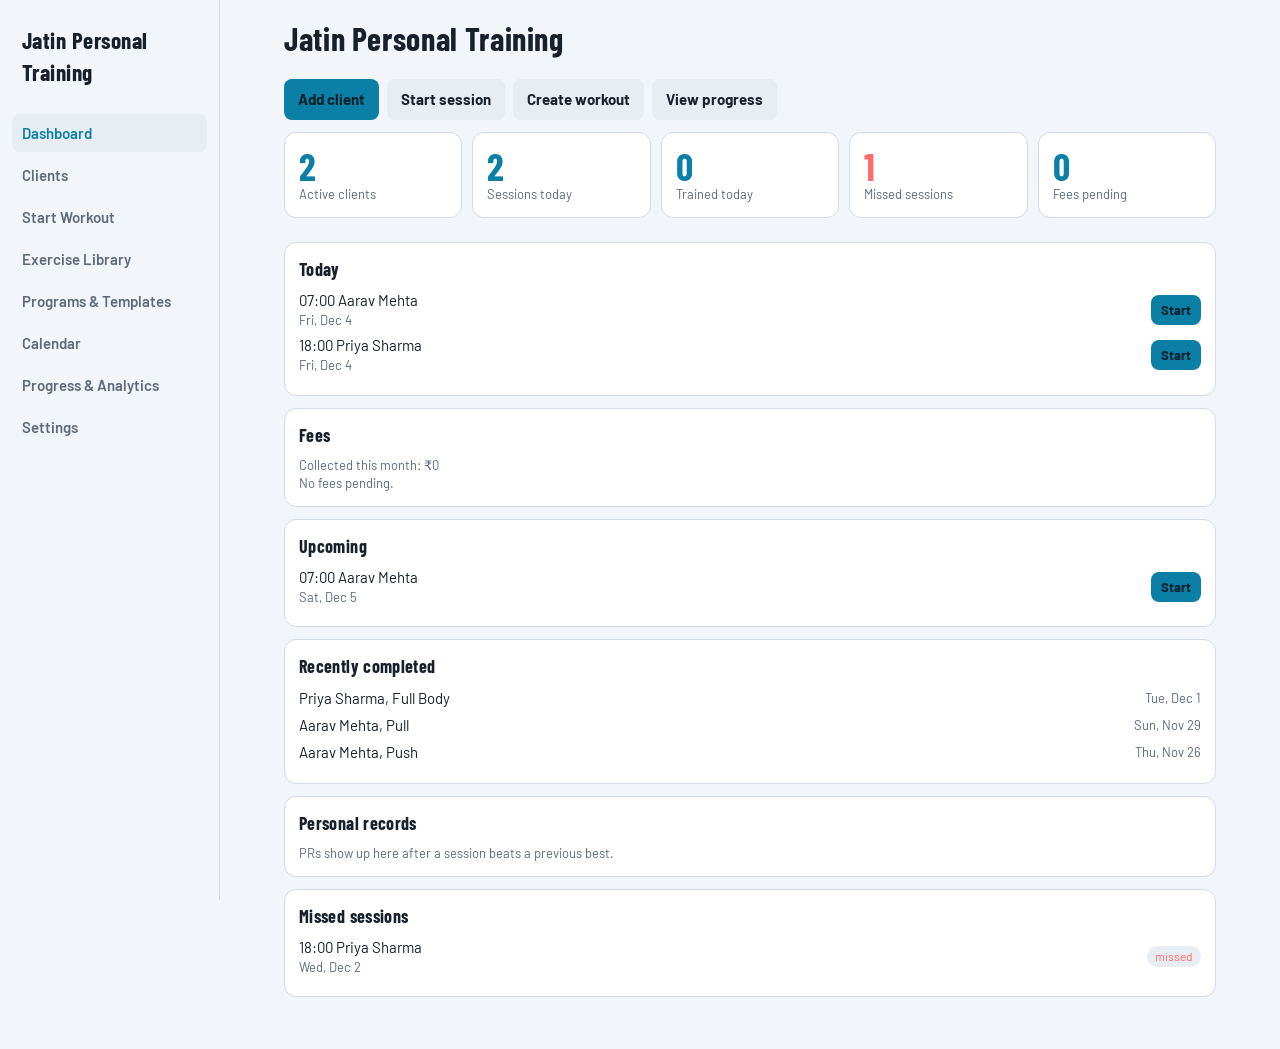
<file: coach-tracker/index.html>
<!DOCTYPE html><html lang="en"><head><meta charset="utf-8"><title>Jatin Personal Training</title>
<meta name="viewport" content="width=device-width, initial-scale=1, viewport-fit=cover">
<link href="https://fonts.googleapis.com/css2?family=Barlow+Condensed:wght@600;700&family=Barlow:wght@400;500;600&display=swap" rel="stylesheet">
<style>
:root{--bg:#10151c;--p:#1a212c;--p2:#243040;--tx:#e8edf3;--mu:#8b97a8;--ac:#4cc9f0;--ok:#7bd88f;--wa:#ffb347;--er:#ff6b6b;--ln:#2d384a;color-scheme:dark;box-sizing:border-box;padding-top:env(safe-area-inset-top,0px)}
@media(prefers-color-scheme:light){:root:not([data-theme="dark"]){--bg:#f2f5f9;--p:#fff;--p2:#e8edf4;--tx:#18202b;--mu:#5d6a7c;--ac:#0b7fa6;--ok:#1f8f43;--ln:#d3dbe6;color-scheme:light}}
:root[data-theme="light"]{--bg:#f2f5f9;--p:#fff;--p2:#e8edf4;--tx:#18202b;--mu:#5d6a7c;--ac:#0b7fa6;--ok:#1f8f43;--ln:#d3dbe6;color-scheme:light}
*{box-sizing:border-box}body{margin:0;background:var(--bg);color:var(--tx);font:15px/1.4 Barlow,system-ui,sans-serif;padding-bottom:env(safe-area-inset-bottom,0px)}
h1,h2,h3{font-family:'Barlow Condensed',Impact,sans-serif;margin:0 0 8px;letter-spacing:.02em}h1{font-size:32px}h2{font-size:23px}h3{font-size:18px}
#app{display:flex;min-height:100vh}main{flex:1;padding:16px 14px 150px;max-width:960px;margin:auto;width:100%;min-width:0}
#sb{display:none;flex-direction:column;gap:4px;width:220px;padding:18px 12px;border-right:1px solid var(--ln);position:sticky;top:0;height:100vh}
#bn{position:fixed;bottom:0;left:0;right:0;display:flex;background:var(--p);border-top:1px solid var(--ln);padding-bottom:env(safe-area-inset-bottom,0px);z-index:20}
#bn button{flex:1;padding:14px 2px;background:none;border:0;color:var(--mu);font:600 13px Barlow,sans-serif}#bn .on,#sb .on{color:var(--ac)}
#sb button{text-align:left;background:none;border:0;color:var(--mu);padding:10px;border-radius:8px;font:600 15px Barlow,sans-serif;cursor:pointer}#sb .on{background:var(--p2)}
@media(min-width:900px){#sb{display:flex}#bn{display:none}main{padding-bottom:40px}#rb{bottom:12px!important}}
.c{background:var(--p);border:1px solid var(--ln);border-radius:12px;padding:14px;margin-bottom:12px}.row{display:flex;gap:8px;align-items:center;flex-wrap:wrap}.sp{justify-content:space-between}.mu{color:var(--mu);font-size:13px}
.grid{display:grid;gap:10px;grid-template-columns:repeat(auto-fit,minmax(140px,1fr))}.big{font:700 38px 'Barlow Condensed',sans-serif;color:var(--ac);line-height:1}
button{font:inherit}.b{background:var(--ac);color:#04212b;border:0;border-radius:8px;padding:10px 14px;font-weight:700;cursor:pointer}.g{background:var(--p2);color:var(--tx)}.x{background:none;color:var(--er)}.s{padding:6px 10px;font-size:13px}
input,select,textarea{background:var(--p2);color:var(--tx);border:1px solid var(--ln);border-radius:8px;padding:9px;font:inherit;width:100%}label{display:block;margin:8px 0 2px;font-size:13px;color:var(--mu)}
.tag{font-size:12px;padding:2px 8px;border-radius:20px;background:var(--p2);color:var(--mu)}.active,.completed{color:var(--ok)}.paused,.scheduled{color:var(--wa)}.missed,.cancelled,.inactive{color:var(--er)}
.sr{display:grid;grid-template-columns:22px 54px 1fr 64px 54px 42px;gap:6px;align-items:center;margin:6px 0}.sr input,.sr select{padding:8px 4px;text-align:center}
.ck{height:38px;border-radius:8px;border:1px solid var(--ln);background:var(--p2);color:var(--mu);font-size:18px;cursor:pointer}.dn input{border-color:var(--ok)}.dn .ck{background:var(--ok);color:#0b2a12;border-color:var(--ok)}
#md{position:fixed;inset:0;background:#000a;display:none;align-items:flex-end;justify-content:center;z-index:50}#md.on{display:flex}.mb{background:var(--p);width:100%;max-width:560px;max-height:90vh;overflow:auto;border-radius:16px 16px 0 0;padding:16px;padding-bottom:calc(16px + env(safe-area-inset-bottom,0px))}
@media(min-width:700px){#md{align-items:center}.mb{border-radius:16px}}
#rb{position:fixed;left:10px;right:10px;bottom:calc(64px + env(safe-area-inset-bottom,0px));background:var(--ac);color:#04212b;border-radius:12px;padding:10px 14px;display:none;align-items:center;justify-content:space-between;z-index:30;font-weight:700}
#ts{position:fixed;top:calc(12px + env(safe-area-inset-top,0px));left:50%;transform:translateX(-50%);background:var(--tx);color:var(--bg);padding:8px 14px;border-radius:20px;display:none;z-index:60}
.ew{overflow-x:auto}table{border-collapse:collapse;width:100%;font-size:13px}td,th{padding:5px 8px;border-bottom:1px solid var(--ln);text-align:left}.empty{padding:24px;text-align:center;color:var(--mu)}
</style></head><body><div id="app"><nav id="sb"></nav><main id="mn"></main></div><nav id="bn"></nav><div id="rb"><span id="rt"></span><span class="row"><button class="b g s" data-a="r15">+15s</button><button class="b g s" data-a="rskip">Skip</button></span></div><div id="md"><div class="mb" id="mbd"></div></div><div id="ts"></div>
<script>
const K='jpt_v1',$=s=>document.querySelector(s),uid=()=>Math.random().toString(36).slice(2,10),esc=s=>String(s??'').replace(/[&<>"']/g,c=>({'&':'&amp;','<':'&lt;','>':'&gt;','"':'&quot;',"'":'&#39;'}[c]));
const fmt=d=>d.getFullYear()+'-'+String(d.getMonth()+1).padStart(2,'0')+'-'+String(d.getDate()).padStart(2,'0'),td=()=>fmt(new Date()),ago=n=>{const d=new Date();d.setDate(d.getDate()-n);return fmt(d)};
const MUS=['Chest','Back','Shoulders','Biceps','Triceps','Forearms','Quadriceps','Hamstrings','Glutes','Calves','Core','Full Body','Mobility','Warm-up','Cardio'],GOALS=['Fat loss','Muscle gain','Strength','General fitness','Rehabilitation'];
const NAV=[['dash','Dashboard'],['clients','Clients'],['wk','Start Workout'],['lib','Exercise Library'],['prog','Programs & Templates'],['cal','Calendar'],['pg','Progress & Analytics'],['set','Settings']],BN=[['dash','Home'],['clients','Clients'],['wk','Workout'],['lib','Library'],['more','More']];
const EX="Barbell Bench Press|Chest|Barbell;Incline Dumbbell Press|Chest|Dumbbell;Cable Fly|Chest|Cable;Push-Up|Chest|Bodyweight;Pull-Up|Back|Bodyweight;Lat Pulldown|Back|Machine;Seated Cable Row|Back|Cable;Barbell Row|Back|Barbell;Deadlift|Back|Barbell;Overhead Press|Shoulders|Barbell;Dumbbell Shoulder Press|Shoulders|Dumbbell;Lateral Raise|Shoulders|Dumbbell;Face Pull|Shoulders|Cable;Rear Delt Fly|Shoulders|Dumbbell;Barbell Curl|Biceps|Barbell;Dumbbell Curl|Biceps|Dumbbell;Hammer Curl|Biceps|Dumbbell;Triceps Pushdown|Triceps|Cable;Overhead Triceps Extension|Triceps|Dumbbell;Skull Crusher|Triceps|Barbell;Dips|Triceps|Bodyweight;Wrist Curl|Forearms|Dumbbell;Farmer's Carry|Forearms|Dumbbell;Back Squat|Quadriceps|Barbell;Leg Press|Quadriceps|Machine;Leg Extension|Quadriceps|Machine;Walking Lunge|Quadriceps|Dumbbell;Romanian Deadlift|Hamstrings|Barbell;Leg Curl|Hamstrings|Machine;Hip Thrust|Glutes|Barbell;Glute Bridge|Glutes|Bodyweight;Standing Calf Raise|Calves|Machine;Seated Calf Raise|Calves|Machine;Plank|Core|Bodyweight;Hanging Leg Raise|Core|Bodyweight;Cable Crunch|Core|Cable;Burpee|Full Body|Bodyweight;Kettlebell Swing|Full Body|Kettlebell;Hip Flexor Stretch|Mobility|Bodyweight;Cat-Cow|Mobility|Bodyweight;Band Pull-Apart|Warm-up|Band;Banded Glute Walk|Warm-up|Band;Treadmill Run|Cardio|Machine;Rowing Machine|Cardio|Machine;Assault Bike|Cardio|Machine";
let S,view='dash',arg=null,ui={};
function seed(){
 const ex=EX.split(';').map((s,i)=>{const[a,b,c]=s.split('|');return{id:'e'+i,name:a,muscle:b,equip:c,cat:b==='Cardio'?'Cardio':'Strength',diff:'Intermediate',alt:'',sec:'',ins:'',tips:'',mist:'',subs:'',vid:'',arch:0}});
 const id=n=>ex.find(e=>e.name===n).id,pd=(n,l)=>({name:n,ex:l.map(x=>({id:id(x),sets:3,reps:'8-12',w:0,rest:90,rpe:'',note:'',typ:'',wu:0}))});
 const ppl=()=>[pd('Push',['Barbell Bench Press','Incline Dumbbell Press','Overhead Press','Lateral Raise','Triceps Pushdown']),pd('Pull',['Pull-Up','Seated Cable Row','Lat Pulldown','Face Pull','Dumbbell Curl']),pd('Legs',['Back Squat','Leg Press','Leg Curl','Standing Calf Raise','Plank'])];
 const fb=()=>[pd('Full Body',['Back Squat','Barbell Bench Press','Seated Cable Row','Overhead Press','Plank'])];
 const mp=(i,n,sp,c,d)=>({id:i,name:n,split:sp,clientId:c,days:d,start:'',end:''});
 const progs=[mp('p1','Push Pull Legs','Push / Pull / Legs',null,ppl()),mp('p2','Full Body 3-Day','Full Body',null,fb()),mp('p3','Push Pull Legs','Push / Pull / Legs','c1',ppl()),mp('p4','Full Body 3-Day','Full Body','c2',fb())];
 const cl=(i,n,a,g,e,f,h,w,inj,st,p)=>({id:i,name:n,age:a,contact:'',goal:g,exp:e,freq:f,height:h,weight:w,injuries:inj,status:st,progId:p,notes:[]});
 const sn=(c,a,pn,dn,l)=>({id:uid(),clientId:c,date:ago(a),progName:pn,dayName:dn,dur:3300,prs:[],ex:l.map(([n,w,r])=>({id:id(n),sets:[0,1,2].map(()=>({t:'working',w,r,done:true}))}))});
 const ap=(c,d,t,s)=>({id:uid(),clientId:c,date:d,time:t,status:s,note:''}),ms=(c,a,w,wa)=>({id:uid(),clientId:c,date:ago(a),weight:w,waist:wa,chest:'',hip:'',arm:'',thigh:'',bf:''});
 return{set:{brand:'Jatin Personal Training',rest:90,theme:'auto',cur:'₹'},pay:[],ex,progs,draft:null,
 clients:[cl('c1','Aarav Mehta',28,'Muscle gain','Intermediate',4,178,73.5,'Mild left shoulder impingement: avoid behind-neck presses','active','p3'),cl('c2','Priya Sharma',34,'Fat loss','Beginner',3,162,68,'','active','p4'),cl('c3','Rohan Verma',41,'General fitness','Beginner',2,172,82,'Lower back tightness','paused',null)],
 sessions:[sn('c1',8,'Push Pull Legs','Push',[['Barbell Bench Press',40,10],['Incline Dumbbell Press',22,10],['Overhead Press',30,8],['Lateral Raise',8,12],['Triceps Pushdown',25,12]]),sn('c1',5,'Push Pull Legs','Pull',[['Pull-Up',0,6],['Seated Cable Row',45,10],['Lat Pulldown',50,10],['Face Pull',20,12],['Dumbbell Curl',12,10]]),sn('c2',3,'Full Body 3-Day','Full Body',[['Back Squat',30,10],['Barbell Bench Press',20,10],['Seated Cable Row',30,10],['Overhead Press',15,8],['Plank',0,40]])],
 appts:[ap('c1',td(),'07:00','scheduled'),ap('c2',td(),'18:00','scheduled'),ap('c1',ago(-1),'07:00','scheduled'),ap('c2',ago(2),'18:00','missed')],
 measures:[ms('c1',28,72,84),ms('c1',14,72.8,84.5),ms('c1',0,73.5,85),ms('c2',28,71,86),ms('c2',0,68,82)]}}
function load(){try{S=JSON.parse(localStorage.getItem(K))}catch(e){}if(!S)S=seed();S.pay=S.pay||[];S.set.cur=S.set.cur||'₹';S.appts.forEach(a=>{if(a.status==='scheduled'&&a.date<td())a.status='missed'});theme()}
function save(){try{localStorage.setItem(K,JSON.stringify(S))}catch(e){toast('Could not save. Browser storage is blocked or full.')}}
function theme(){const t=S.set.theme;t==='auto'?document.documentElement.removeAttribute('data-theme'):document.documentElement.dataset.theme=t}
const C=i=>S.clients.find(c=>c.id===i),EXO=i=>S.ex.find(e=>e.id===i)||{name:'Removed exercise',muscle:''},cn=i=>C(i)?.name||'Removed client',PG=i=>S.progs.find(p=>p.id===i),pr=c=>PG(c.progId);
const cur=()=>S.set.cur||'₹',money=n=>cur()+Math.round(+n||0).toLocaleString(),FT=['Monthly','Per session','Package'];
function feeStat(c){const f=c.fee;if(!f||!+f.amt)return{l:'No fee set',k:'',n:'',owe:0};const P=S.pay.filter(p=>p.clientId===c.id),tot=P.reduce((t,p)=>t+ +p.amount,0),ns=S.sessions.filter(s=>s.clientId===c.id).length,amt=+f.amt;
 if(f.type==='Monthly'){const paid=P.filter(p=>p.forMonth===td().slice(0,7)).reduce((t,p)=>t+ +p.amount,0),late=+td().slice(8)>(+f.due||1);return paid>=amt?{l:'Paid',k:'active',n:'this month paid',owe:0}:{l:late?'Overdue':'Due',k:late?'missed':'paused',n:'due on day '+(f.due||1),owe:amt-paid}}
 if(f.type==='Per session'){const owe=ns*amt-tot;return owe>0?{l:'Due',k:'paused',n:ns+' sessions logged',owe}:{l:'Paid',k:'active',n:'up to date',owe:0}}
 const rem=Math.floor(tot/amt)*(+f.size||12)-ns;return rem>0?{l:'Paid',k:'active',n:rem+' sessions left',owe:0}:{l:'Due',k:'paused',n:'package finished',owe:amt}}
const dueList=()=>S.clients.filter(c=>c.status!=='inactive').map(c=>({c,s:feeStat(c)})).filter(x=>x.s.l==='Due'||x.s.l==='Overdue');
const empty=t=>`<div class="empty">${t}</div>`,toast=m=>{const t=$('#ts');t.textContent=m;t.style.display='block';clearTimeout(ui.tt);ui.tt=setTimeout(()=>t.style.display='none',2500)};
const mm=n=>Math.floor(n/60)+':'+String(Math.floor(n%60)).padStart(2,'0'),dt=s=>new Date(s+'T00:00').toLocaleDateString(undefined,{weekday:'short',day:'numeric',month:'short'});
const e1=(w,r)=>Math.round(w*(1+r/30)),done=s=>s.ex.flatMap(x=>x.sets.filter(q=>q.done!==false));
const vol=s=>done(s).filter(q=>q.t!=='warmup').reduce((a,q)=>a+(q.w||0)*(q.r||0),0);
function go(v,a){view=v;arg=a??null;ui.q='';render();scrollTo(0,0)}
function modal(h){$('#mbd').innerHTML=h;$('#md').classList.add('on')}function closeM(){$('#md').classList.remove('on')}
function render(){const on=({pe:'prog',cl:'clients'})[view]||view;$('#sb').innerHTML=`<h2 style="padding:6px 10px 14px">${esc(S.set.brand)}</h2>`+NAV.map(n=>`<button class="${n[0]===on?'on':''}" data-a="go" data-v="${n[0]}">${n[1]}</button>`).join('');
 $('#bn').innerHTML=BN.map(n=>`<button class="${n[0]===on?'on':''}" data-a="go" data-v="${n[0]}">${n[1]}</button>`).join('');$('#mn').innerHTML=V[view]();tick()}
const hdr=(t,r='')=>`<div class="row sp" style="margin-bottom:10px"><h1>${t}</h1><div class="row">${r}</div></div>`;
const V={
more:()=>hdr('More')+NAV.slice(4).map(n=>`<div class="c" data-a="go" data-v="${n[0]}" style="cursor:pointer"><b>${n[1]}</b></div>`).join(''),
dash(){const t=td(),A=S.appts,sch=A.filter(a=>a.date===t&&a.status==='scheduled'),tr=[...new Set(S.sessions.filter(s=>s.date===t).map(s=>cn(s.clientId)))],up=A.filter(a=>a.date>t&&a.status==='scheduled').sort((a,b)=>(a.date+a.time).localeCompare(b.date+b.time)).slice(0,4),ms=A.filter(a=>a.status==='missed').slice(-3),rc=S.sessions.slice(-4).reverse(),prs=S.sessions.slice(-8).flatMap(s=>s.prs.map(p=>cn(s.clientId)+': '+p)).slice(-4);
 const ap=a=>`<div class="row sp" style="margin:6px 0"><span>${a.time} ${esc(cn(a.clientId))}<div class="mu">${dt(a.date)}</div></span>${a.status==='scheduled'?`<button class="b s" data-a="fromAppt" data-i="${a.id}">Start</button>`:`<span class="tag ${a.status}">${a.status}</span>`}</div>`;
 return hdr(esc(S.set.brand))+(S.draft?`<div class="c row sp"><span>Workout in progress for ${esc(cn(S.draft.clientId))}</span><button class="b s" data-a="go" data-v="wk">Resume</button></div>`:'')+
 `<div class="row" style="margin-bottom:12px"><button class="b" data-a="newcl">Add client</button><button class="b g" data-a="go" data-v="wk">Start session</button><button class="b g" data-a="go" data-v="prog">Create workout</button><button class="b g" data-a="go" data-v="pg">View progress</button></div>
 <div class="grid" style="margin-bottom:12px"><div class="c"><div class="big">${S.clients.filter(c=>c.status==='active').length}</div><div class="mu">Active clients</div></div><div class="c"><div class="big">${sch.length}</div><div class="mu">Sessions today</div></div><div class="c"><div class="big">${tr.length}</div><div class="mu">Trained today</div></div><div class="c"><div class="big" style="color:var(--er)">${A.filter(a=>a.status==='missed').length}</div><div class="mu">Missed sessions</div></div><div class="c"><div class="big">${dueList().length}</div><div class="mu">Fees pending</div></div></div>
 <div class="c"><h3>Today</h3>${sch.map(ap).join('')||'<div class="mu">Nothing scheduled today.</div>'}</div><div class="c"><h3>Fees</h3><div class="mu">Collected this month: ${money(S.pay.filter(p=>p.date.slice(0,7)===td().slice(0,7)).reduce((t,p)=>t+ +p.amount,0))}</div>${dueList().map(x=>`<div class="row sp" style="margin:6px 0"><span>${esc(x.c.name)}<div class="mu">${x.s.l}, ${money(x.s.owe)}</div></span><button class="b s" data-a="pay" data-i="${x.c.id}">Record payment</button></div>`).join('')||'<div class="mu">No fees pending.</div>'}</div><div class="c"><h3>Upcoming</h3>${up.map(ap).join('')||'<div class="mu">No upcoming sessions. Add one in Calendar.</div>'}</div>
 <div class="c"><h3>Recently completed</h3>${rc.map(s=>`<div class="row sp" data-a="ses" data-i="${s.id}" style="cursor:pointer;margin:6px 0"><span>${esc(cn(s.clientId))}, ${esc(s.dayName)}</span><span class="mu">${dt(s.date)}</span></div>`).join('')||'<div class="mu">No workouts yet.</div>'}</div>
 <div class="c"><h3>Personal records</h3>${prs.map(p=>`<div>${esc(p)}</div>`).join('')||'<div class="mu">PRs show up here after a session beats a previous best.</div>'}</div>
 <div class="c"><h3>Missed sessions</h3>${ms.map(ap).join('')||'<div class="mu">None missed.</div>'}</div>`},
clients(){return hdr('Clients','<button class="b" data-a="newcl">Add client</button>')+`<div class="row" style="margin-bottom:10px"><input data-in="q" placeholder="Search clients" style="flex:2"><select data-in="st" style="flex:1"><option value="">Any status</option><option>active</option><option>paused</option><option>inactive</option></select><select data-in="gl" style="flex:1"><option value="">Any goal</option>${GOALS.map(g=>`<option>${g}</option>`).join('')}</select></div><div id="lst">${clList()}</div>`},
cl(){const c=C(arg),p=pr(c),ss=S.sessions.filter(s=>s.clientId===c.id).reverse(),mine=S.progs.filter(x=>x.clientId===c.id);
 return hdr(esc(c.name),`<button class="b g s" data-a="editcl" data-i="${c.id}">Edit</button><button class="b g s" data-a="go" data-v="clients">Back</button>`)+
 `<div class="c"><span class="tag ${c.status}">${c.status}</span> <span class="mu">${esc(c.goal)}, ${esc(c.exp)}, ${c.freq||'?'} days/week</span><div class="mu">Age ${esc(c.age)||'-'}, ${esc(c.height)||'-'} cm, ${esc(c.weight)||'-'} kg ${esc(c.contact)}</div>${c.injuries?`<div style="color:var(--wa);margin-top:6px">Restrictions: ${esc(c.injuries)}</div>`:''}</div>
 <div class="c"><div class="row sp"><h3>Fees</h3><span class="tag ${feeStat(c).k}">${feeStat(c).l}</span></div><div class="mu">${c.fee&&+c.fee.amt?`${money(c.fee.amt)} ${esc(c.fee.type)}, ${esc(feeStat(c).n)}${feeStat(c).owe?', owes '+money(feeStat(c).owe):''}`:'No fee set. Add one in Edit.'}</div><button class="b s" data-a="pay" data-i="${c.id}" style="margin:8px 0">Record payment</button>${S.pay.filter(p=>p.clientId===c.id).sort((a,b)=>b.date.localeCompare(a.date)).slice(0,6).map(p=>`<div class="row sp mu" style="margin-top:4px"><span>${dt(p.date)}, ${money(p.amount)}, ${esc(p.method)}${p.forMonth?', for '+p.forMonth:''}</span><button class="b x s" data-a="delpay" data-i="${p.id}">Delete</button></div>`).join('')}</div><div class="c"><h3>Program</h3><select data-in="setprog" data-i="${c.id}"><option value="">No program</option>${mine.map(m=>`<option value="${m.id}" ${m.id===c.progId?'selected':''}>${esc(m.name)}</option>`).join('')}</select><div class="mu" style="margin:6px 0">Assign a template from Programs & Templates to add more.</div>${p?p.days.map((d,i)=>`<div class="row sp" style="margin:6px 0"><span>${esc(d.name)} <span class="mu">${d.ex.length} exercises</span></span><button class="b s" data-a="begin" data-c="${c.id}" data-d="${i}">Start</button></div>`).join('')+`<button class="b g s" data-a="editprog" data-i="${p.id}">Edit program</button>`:''}<button class="b g s" data-a="begin" data-c="${c.id}" data-d="-1">Empty workout</button></div>
 <div class="c"><h3>Progress notes</h3><div class="row"><input id="nt" placeholder="Add a note or assessment" style="flex:1"><button class="b s" data-a="addnote" data-i="${c.id}">Save</button></div>${c.notes.slice().reverse().map(n=>`<div style="margin-top:6px"><span class="mu">${n.d}</span> ${esc(n.t)}</div>`).join('')}</div>
 <div class="c"><h3>Workout history</h3>${ss.map(s=>`<div class="row sp" data-a="ses" data-i="${s.id}" style="cursor:pointer;margin:6px 0"><span>${esc(s.dayName)} <span class="mu">${done(s).length} sets, ${Math.round(vol(s))} kg</span></span><span class="mu">${dt(s.date)}</span></div>`).join('')||'<div class="mu">No completed workouts yet.</div>'}</div>
 <button class="b g" data-a="pgc" data-i="${c.id}">Open progress</button>`},
wk(){if(S.draft)return wkActive();const act=S.clients.filter(c=>c.status==='active');ui.wc=ui.wc||act[0]?.id;const c=C(ui.wc),p=c&&pr(c);
 return hdr('Start Workout')+`<label>Client</label><select data-in="wc">${act.map(a=>`<option value="${a.id}" ${a.id===ui.wc?'selected':''}>${esc(a.name)}</option>`).join('')}</select>`+(c?`<div class="c" style="margin-top:12px"><h3>${p?esc(p.name):'No program assigned'}</h3>${p?p.days.map((d,i)=>`<div class="row sp" style="margin:8px 0"><span>${esc(d.name)} <span class="mu">${d.ex.length} exercises</span></span><button class="b" data-a="begin" data-c="${c.id}" data-d="${i}">Start</button></div>`).join(''):''}<button class="b g" data-a="begin" data-c="${c.id}" data-d="-1">Empty workout</button></div>`:empty('Add an active client first.'))},
lib(){return hdr('Exercise Library','<button class="b" data-a="newex">Add</button>')+`<div class="row" style="margin-bottom:10px"><input data-in="q" placeholder="Search ${S.ex.length} exercises" style="flex:2"><select data-in="mu" style="flex:1"><option value="">All muscles</option>${MUS.map(m=>`<option>${m}</option>`).join('')}</select></div><div id="lst">${exList()}</div>`},
prog(){const L=(l)=>l.map(p=>`<div class="c"><div class="row sp"><b>${esc(p.name)}</b><span class="mu">${esc(p.split)}${p.clientId?', '+esc(cn(p.clientId)):''}</span></div><div class="mu">${p.days.map(d=>esc(d.name)).join(', ')}</div><div class="row" style="margin-top:8px"><button class="b s" data-a="editprog" data-i="${p.id}">Edit</button><button class="b g s" data-a="dupprog" data-i="${p.id}">Duplicate</button>${p.clientId?'':`<button class="b g s" data-a="assign" data-i="${p.id}">Assign to clients</button>`}<button class="b x s" data-a="delprog" data-i="${p.id}">Delete</button></div></div>`).join('')||empty('Nothing here yet.');
 return hdr('Programs & Templates','<button class="b" data-a="newprog">New template</button>')+`<h3>Templates</h3>${L(S.progs.filter(p=>!p.clientId))}<h3>Client programs</h3>${L(S.progs.filter(p=>p.clientId))}`},
pe:()=>progEd(),
cal(){const o=ui.wo||0,d0=new Date();d0.setDate(d0.getDate()-(d0.getDay()+6)%7+o*7);const days=[...Array(7)].map((_,i)=>{const d=new Date(d0);d.setDate(d.getDate()+i);return fmt(d)});
 return hdr('Calendar','<button class="b" data-a="newap">Schedule</button>')+`<div class="row sp" style="margin-bottom:10px"><button class="b g s" data-a="wo" data-n="-1">Previous</button><b>${dt(days[0])} to ${dt(days[6])}</b><button class="b g s" data-a="wo" data-n="1">Next</button></div>`+days.map(d=>{const l=S.appts.filter(a=>a.date===d).sort((a,b)=>a.time.localeCompare(b.time));return `<div class="c"><b ${d===td()?'style="color:var(--ac)"':''}>${dt(d)}</b>${l.map(a=>`<div class="row sp" style="margin-top:8px"><span>${a.time} ${esc(cn(a.clientId))}${a.note?`<div class="mu">${esc(a.note)}</div>`:''}</span><span class="row"><select data-in="apst" data-i="${a.id}" style="width:auto">${['scheduled','completed','cancelled','missed'].map(s=>`<option ${s===a.status?'selected':''}>${s}</option>`).join('')}</select>${a.status==='scheduled'?`<button class="b s" data-a="fromAppt" data-i="${a.id}">Start</button>`:''}<button class="b x s" data-a="delap" data-i="${a.id}">Delete</button></span></div>`).join('')||'<div class="mu">Free</div>'}</div>`}).join('')},
pg(){ui.pc=ui.pc||S.clients[0]?.id;const c=C(ui.pc);if(!c)return hdr('Progress')+empty('Add a client first.');const ss=S.sessions.filter(s=>s.clientId===c.id),m=S.measures.filter(x=>x.clientId===c.id).sort((a,b)=>a.date.localeCompare(b.date)),ids=[...new Set(ss.flatMap(s=>s.ex.map(x=>x.id)))];ui.pe=ids.includes(ui.pe)?ui.pe:ids[0];
 const wv=[...Array(8)].map((_,i)=>{const a=ago(56-i*7),b=ago(49-i*7);return ss.filter(s=>s.date>a&&s.date<=b||false).reduce((t,s)=>t+vol(s),0)}),pts=[];ss.forEach(s=>s.ex.filter(x=>x.id===ui.pe).forEach(x=>{const b=Math.max(0,...x.sets.filter(q=>q.t!=='warmup'&&q.done!==false).map(q=>e1(q.w,q.r)));if(b)pts.push([s.date.slice(5),b])}));
 return hdr('Progress & Analytics')+`<select data-in="pc">${S.clients.map(x=>`<option value="${x.id}" ${x.id===c.id?'selected':''}>${esc(x.name)}</option>`).join('')}</select>
 <div class="grid" style="margin:12px 0"><div class="c"><div class="big">${ss.length}</div><div class="mu">Workouts</div></div><div class="c"><div class="big">${ss.reduce((t,s)=>t+done(s).length,0)}</div><div class="mu">Sets</div></div><div class="c"><div class="big">${Math.round(ss.reduce((t,s)=>t+vol(s),0)/1000*10)/10}t</div><div class="mu">Total volume</div></div><div class="c"><div class="big">${S.appts.filter(a=>a.clientId===c.id&&a.status==='missed').length}</div><div class="mu">Missed</div></div></div>
 <div class="c"><h3>Weekly volume, last 8 weeks (kg)</h3>${bars(wv)}</div><div class="c"><h3>Body weight</h3>${lc(m.filter(x=>x.weight).map(x=>[x.date.slice(5),+x.weight]),' kg')}</div>
 <div class="c"><h3>Estimated 1RM</h3>${ids.length?`<select data-in="pe">${ids.map(i=>`<option value="${i}" ${i===ui.pe?'selected':''}>${esc(EXO(i).name)}</option>`).join('')}</select>${lc(pts,' kg')}`:empty('Log a workout to see strength trends.')}</div>
 <div class="c"><div class="row sp"><h3>Measurements</h3><button class="b s" data-a="newms" data-i="${c.id}">Add</button></div><div class="ew"><table><tr><th>Date</th><th>kg</th><th>Waist</th><th>Chest</th><th>Hip</th><th>Arm</th><th>Thigh</th><th>BF%</th></tr>${m.slice().reverse().map(x=>`<tr><td>${x.date}</td><td>${x.weight}</td><td>${x.waist}</td><td>${x.chest}</td><td>${x.hip}</td><td>${x.arm}</td><td>${x.thigh}</td><td>${x.bf}</td></tr>`).join('')}</table></div></div><button class="b g" data-a="csv" data-i="${c.id}">Export CSV</button>`},
set:()=>hdr('Settings')+`<div class="c"><label>Brand name</label><input data-in="brand" value="${esc(S.set.brand)}"><label>Currency symbol</label><input data-in="cur" value="${esc(S.set.cur)}"><label>Default rest timer (seconds)</label><input type="number" data-in="rest" value="${S.set.rest}"><label>Theme</label><select data-in="theme">${['auto','dark','light'].map(t=>`<option ${t===S.set.theme?'selected':''}>${t}</option>`).join('')}</select></div><div class="c"><h3>Backup</h3><div class="mu">Data lives in this browser only. Copy a backup regularly.</div><div class="row" style="margin-top:8px"><button class="b" data-a="backup">Backup or restore</button><button class="b x" data-a="reset">Reset to demo data</button></div></div>`};
function clList(){const q=(ui.q||'').toLowerCase(),l=S.clients.filter(c=>(!ui.st||c.status===ui.st)&&(!ui.gl||c.goal===ui.gl)&&c.name.toLowerCase().includes(q)).sort((a,b)=>a.name.localeCompare(b.name));
 return l.map(c=>`<div class="c row sp" data-a="go" data-v="cl" data-i="${c.id}" style="cursor:pointer"><div><b>${esc(c.name)}</b><div class="mu">${esc(c.goal)}, ${pr(c)?esc(pr(c).name):'no program'}</div></div><span><span class="tag ${feeStat(c).k}">Fee: ${feeStat(c).l}</span> <span class="tag ${c.status}">${c.status}</span></span></div>`).join('')||empty('No clients match. Add a client to get started.')}
function exList(){const q=(ui.q||'').toLowerCase(),l=S.ex.filter(e=>!e.arch&&(!ui.mu||e.muscle===ui.mu)&&(e.name+e.alt).toLowerCase().includes(q));
 return l.map(e=>`<div class="c"><div class="row sp" data-a="tgl" data-i="${e.id}" style="cursor:pointer"><b>${esc(e.name)}</b><span class="mu">${esc(e.muscle)}, ${esc(e.equip)}</span></div>${ui.open===e.id?`<div class="mu" style="margin-top:6px">${[['Also called',e.alt],['Secondary',e.sec],['Level',e.diff],['How to',e.ins],['Form tips',e.tips],['Common mistakes',e.mist],['Substitutes',e.subs]].filter(x=>x[1]).map(x=>`<div><b>${x[0]}:</b> ${esc(x[1])}</div>`).join('')||'No instructions yet. Edit to add them.'}${e.vid?`<div><a style="color:var(--ac)" href="${esc(e.vid)}" target="_blank" rel="noopener">Video</a></div>`:''}</div><div class="row" style="margin-top:8px"><button class="b g s" data-a="editex" data-i="${e.id}">Edit</button><button class="b g s" data-a="dupex" data-i="${e.id}">Duplicate</button><button class="b x s" data-a="arcex" data-i="${e.id}">Archive</button></div>`:''}</div>`).join('')||empty('No exercises match.')}
function lc(p,u){if(p.length<2)return empty('Add two or more entries to see a trend.');const W=320,H=120,v=p.map(x=>x[1]),mn=Math.min(...v),mx=Math.max(...v),r=mx-mn||1,xy=p.map((x,i)=>[10+i*(W-20)/(p.length-1),H-16-(x[1]-mn)/r*(H-36)]);
 return `<svg viewBox="0 0 ${W} ${H}" width="100%"><polyline fill="none" stroke="var(--ac)" stroke-width="2.5" points="${xy.map(x=>x.join(',')).join(' ')}"/>${xy.map(x=>`<circle cx="${x[0]}" cy="${x[1]}" r="3.5" fill="var(--ac)"/>`).join('')}<text x="10" y="11" fill="var(--mu)" font-size="11">${mx}${u}</text><text x="10" y="${H-2}" fill="var(--mu)" font-size="11">${mn}${u}, ${p[0][0]} to ${p.at(-1)[0]}</text></svg>`}
function bars(v){const W=320,H=110,mx=Math.max(...v,1),bw=(W-20)/v.length;return `<svg viewBox="0 0 ${W} ${H}" width="100%">${v.map((x,i)=>`<rect x="${10+i*bw+4}" y="${H-16-x/mx*(H-30)}" width="${bw-8}" height="${x/mx*(H-30)}" rx="3" fill="var(--ac)"/><text x="${10+i*bw+bw/2}" y="${H-3}" font-size="10" text-anchor="middle" fill="var(--mu)">W${i+1}</text>`).join('')}</svg>`}
const exOpts=()=>MUS.map(m=>{const l=S.ex.filter(e=>e.muscle===m&&!e.arch);return l.length?`<optgroup label="${m}">${l.map(e=>`<option value="${e.id}">${esc(e.name)}</option>`).join('')}</optgroup>`:''}).join('');
function progEd(){const P=PG(arg),f=(l,k,t='text')=>`<div><label>${l}</label><input type="${t}" data-in="pe" data-f="${k}" value="${esc(P[k])}"></div>`;
 return hdr('Edit program','<button class="b g s" data-a="go" data-v="prog">Done</button>')+`<div class="c"><label>Name</label><input data-in="pe" data-f="name" value="${esc(P.name)}"><label>Split</label><select data-in="pe" data-f="split">${['Full Body','Upper / Lower','Push / Pull / Legs','Bro Split','4-Day','5-Day','6-Day','Custom'].map(s=>`<option ${s===P.split?'selected':''}>${s}</option>`).join('')}</select><div class="grid">${f('Start date','start','date')}${f('End date','end','date')}</div></div>`+
 P.days.map((d,di)=>`<div class="c"><div class="row"><input data-in="pe" data-d="${di}" data-f="name" value="${esc(d.name)}" style="flex:1"><button class="b g s" data-a="cpday" data-d="${di}">Copy</button><button class="b x s" data-a="rmday" data-d="${di}">Remove</button></div>`+d.ex.map((x,ei)=>`<div style="border-top:1px solid var(--ln);margin-top:10px;padding-top:8px"><div class="row sp"><b>${esc(EXO(x.id).name)}</b><span class="row"><button class="b g s" data-a="mvex" data-d="${di}" data-e="${ei}" data-n="-1">Up</button><button class="b g s" data-a="mvex" data-d="${di}" data-e="${ei}" data-n="1">Down</button><button class="b x s" data-a="rmpx" data-d="${di}" data-e="${ei}">Remove</button></span></div><div class="grid" style="grid-template-columns:repeat(3,1fr)">${[['Sets','sets'],['Reps','reps'],['Kg','w'],['Rest s','rest'],['RPE/RIR','rpe'],['Warm-up sets','wu']].map(q=>`<div><label>${q[0]}</label><input data-in="pe" data-d="${di}" data-e="${ei}" data-f="${q[1]}" value="${esc(x[q[1]])}"></div>`).join('')}</div><div class="row"><select data-in="pe" data-d="${di}" data-e="${ei}" data-f="typ" style="flex:1">${['','Superset','Circuit','Drop set'].map(t=>`<option value="${t}" ${t===x.typ?'selected':''}>${t||'Normal'}</option>`).join('')}</select><input data-in="pe" data-d="${di}" data-e="${ei}" data-f="note" placeholder="Coaching cue, tempo" value="${esc(x.note)}" style="flex:2"></div></div>`).join('')+`<div class="row" style="margin-top:10px"><select id="ax${di}" style="flex:1">${exOpts()}</select><button class="b s" data-a="adpx" data-d="${di}">Add</button></div></div>`).join('')+`<button class="b" data-a="addday">Add day</button>`}
const el=D=>D.acc+(D.paused?0:Date.now()-D.since),EXP=(id)=>EXO(id);
function prev(cid,id){for(let i=S.sessions.length-1;i>=0;i--){const s=S.sessions[i];if(s.clientId!==cid)continue;const x=s.ex.find(y=>y.id===id);if(x){const w=x.sets.filter(q=>q.t!=='warmup'&&q.done!==false);if(w.length)return w}}return null}
function wkActive(){const D=S.draft;return hdr(esc(cn(D.clientId)),`<button class="b x s" data-a="disc">Discard</button>`)+`<div class="c row sp"><div><div class="big" id="tm">0:00</div><div class="mu">${esc(D.dayName)}, <span id="cs"></span></div></div><div class="row"><button class="b g" data-a="pause">${D.paused?'Resume':'Pause'}</button><button class="b" data-a="fin">Finish</button></div></div>`+
 D.ex.map((x,xi)=>{const e=EXP(x.id),cd=e.muscle==='Cardio',pv=prev(D.clientId,x.id);return `<div class="c"><div class="row sp"><h3>${esc(e.name)}</h3><button class="b x s" data-a="rmex" data-e="${xi}">Remove</button></div>${x.target?`<div class="mu">${esc(x.target)}</div>`:''}${x.note?`<div class="mu" style="color:var(--wa)">${esc(x.note)}</div>`:''}<div class="sr mu"><span>#</span><span>Type</span><span>Last</span><span>${cd?'km':'kg'}</span><span>${cd?'min':'reps'}</span><span></span></div>`+x.sets.map((q,si)=>`<div class="sr ${q.done?'dn':''}"><span class="mu">${si+1}</span><select data-in="ws" data-e="${xi}" data-s="${si}" data-f="t">${[['working','Set'],['warmup','Warm'],['failure','Fail'],['drop','Drop'],['other','Other']].map(o=>`<option value="${o[0]}" ${o[0]===q.t?'selected':''}>${o[1]}</option>`).join('')}</select><span class="mu" style="text-align:center">${pv&&pv[si]?pv[si].w+'×'+pv[si].r:'-'}</span><input inputmode="decimal" data-in="ws" data-e="${xi}" data-s="${si}" data-f="w" value="${q.w}"><input inputmode="decimal" data-in="ws" data-e="${xi}" data-s="${si}" data-f="r" value="${q.r}"><button class="ck" data-a="chk" data-e="${xi}" data-s="${si}">✓</button></div>`).join('')+`<div class="row"><button class="b g s" data-a="addset" data-e="${xi}">Add set</button>${x.sets.length>1?`<button class="b x s" data-a="rmset" data-e="${xi}">Remove set</button>`:''}</div><input data-in="wn" data-e="${xi}" placeholder="Exercise notes" value="${esc(x.n||'')}" style="margin-top:8px"></div>`}).join('')+`<div class="row"><select id="wx" style="flex:1">${exOpts()}</select><button class="b g" data-a="wadd">Add exercise</button></div>`}
function tick(){const D=S.draft;if(D&&view==='wk'&&$('#tm')){$('#tm').textContent=mm(el(D));$('#cs').textContent=D.ex.reduce((t,x)=>t+x.sets.filter(q=>q.done).length,0)+' sets done'}const r=ui.rest,b=$('#rb');if(r&&Date.now()<r){b.style.display='flex';$('#rt').textContent='Rest '+mm((r-Date.now())/1000+.9)}else{if(r){ui.rest=0;toast('Rest over');navigator.vibrate&&navigator.vibrate(200)}b.style.display='none'}}
setInterval(tick,500);
const inp=(l,k,v='',t='text',x='')=>`<label>${l}</label><input type="${t}" name="${k}" value="${esc(v)}" ${x}>`,sel=(l,k,o,v)=>`<label>${l}</label><select name="${k}">${o.map(z=>`<option ${z===v?'selected':''}>${z}</option>`).join('')}</select>`,sub=(s,b='Save')=>`<div class="row" style="margin-top:14px"><button class="b">${b}</button><button type="button" class="b g" data-a="close">Cancel</button></div>`;
const A={go:d=>go(d.v,d.i),close:closeM,
pay(d){const c=C(d.i),s=feeStat(c);modal(`<h2>Payment from ${esc(c.name)}</h2><form data-s="pay" data-i="${c.id}">${inp('Date','date',td(),'date','required')}${inp('Amount ('+cur()+')','amount',s.owe||(c.fee&&c.fee.amt)||'','number','required step="1" min="1"')}${sel('Method','method',['Cash','UPI','Card','Bank transfer','Other'],'UPI')}${inp('For month','forMonth',td().slice(0,7),'month')}${inp('Note','note','')}${sub()}</form>`)},
delpay(d){if(confirm('Delete this payment?')){S.pay=S.pay.filter(p=>p.id!==d.i);save();render()}},
newcl:()=>clForm({}),editcl:d=>clForm(C(d.i)),
addnote(d){const t=$('#nt').value.trim();if(!t)return toast('Write a note first');C(d.i).notes.push({d:td(),t});save();render()},
begin(d){const c=C(d.c),p=pr(c),day=+d.d>=0&&p?p.days[+d.d]:null;S.draft={id:uid(),clientId:c.id,progName:p?p.name:'Custom',dayName:day?day.name:'Empty workout',date:td(),acc:0,since:Date.now(),paused:false,ex:(day?day.ex:[]).map(p=>{const pv=prev(c.id,p.id),n=+p.sets||3,wu=+p.wu||0,top=pv?pv[0].w:+p.w||0;return{id:p.id,target:`${n}×${p.reps}${p.rpe?' @'+p.rpe:''}${p.typ?', '+p.typ:''}`,note:p.note,rest:p.rest,sets:[...Array(wu)].map(()=>({t:'warmup',w:Math.round(top*.5/2.5)*2.5,r:8,done:false})).concat([...Array(n)].map((_,i)=>{const q=pv&&(pv[i]||pv.at(-1));return{t:'working',w:q?q.w:+p.w||0,r:q?q.r:parseInt(p.reps)||10,done:false}}))}})};save();go('wk')},
chk(d){const q=S.draft.ex[d.e].sets[d.s];q.done=!q.done;if(q.done)ui.rest=Date.now()+1000*(+S.draft.ex[d.e].rest||S.set.rest);else ui.rest=0;save();render()},
addset(d){const s=S.draft.ex[d.e].sets,l=s.at(-1)||{w:0,r:10};s.push({t:'working',w:l.w,r:l.r,done:false});save();render()},rmset(d){S.draft.ex[d.e].sets.pop();save();render()},
rmex(d){S.draft.ex.splice(d.e,1);save();render()},wadd(){S.draft.ex.push({id:$('#wx').value,sets:[{t:'working',w:0,r:10,done:false}]});save();render()},
pause(){const D=S.draft;if(D.paused){D.since=Date.now();D.paused=false}else{D.acc=el(D);D.paused=true}save();render()},
r15(){ui.rest=(ui.rest||Date.now())+15000},rskip(){ui.rest=0;tick()},
disc(){if(confirm('Discard this workout? Logged sets will be lost.')){S.draft=null;ui.rest=0;save();render()}},
fin(){const D=S.draft;D.ex.forEach(x=>x.sets=x.sets.filter(q=>q.done).map(q=>({...q,w:+q.w||0,r:+q.r||0})));D.ex=D.ex.filter(x=>x.sets.length);if(!D.ex.length)return toast('Complete at least one set before finishing');
 const prs=[];D.ex.forEach(x=>{const e=EXO(x.id);if(e.muscle==='Cardio')return;const b=Math.max(0,...x.sets.filter(q=>q.t!=='warmup').map(q=>e1(q.w,q.r))),pb=Math.max(0,...S.sessions.filter(s=>s.clientId===D.clientId).flatMap(s=>s.ex.filter(y=>y.id===x.id).flatMap(y=>y.sets.filter(q=>q.t!=='warmup').map(q=>e1(q.w,q.r)))));if(pb&&b>pb)prs.push(e.name+', est. 1RM '+b+' kg')});
 const s={id:D.id,clientId:D.clientId,date:D.date,progName:D.progName,dayName:D.dayName,dur:Math.round(el(D)),prs,ex:D.ex.map(x=>({id:x.id,n:x.n,sets:x.sets}))};S.sessions.push(s);const a=S.appts.find(a=>a.clientId===s.clientId&&a.date===s.date&&a.status==='scheduled');if(a)a.status='completed';S.draft=null;ui.rest=0;save();render();
 modal(`<h2>Workout saved</h2><div class="grid"><div class="c"><div class="big">${mm(s.dur)}</div><div class="mu">Duration</div></div><div class="c"><div class="big">${done(s).length}</div><div class="mu">Sets</div></div><div class="c"><div class="big">${Math.round(vol(s))}</div><div class="mu">Volume kg</div></div></div>${prs.length?`<h3>New personal records</h3>${prs.map(p=>`<div>${esc(p)}</div>`).join('')}`:''}<button class="b" style="margin-top:12px" data-a="close">Done</button>`)},
ses(d){const s=S.sessions.find(x=>x.id===d.i);modal(`<h2>${esc(cn(s.clientId))}, ${esc(s.dayName)}</h2><div class="mu">${dt(s.date)}, ${mm(s.dur)}, ${Math.round(vol(s))} kg</div>`+s.ex.map(x=>`<div style="margin-top:8px"><b>${esc(EXO(x.id).name)}</b><div class="mu">${x.sets.map(q=>q.w+'×'+q.r+(q.t!=='working'?' ('+q.t+')':'')).join(', ')}</div></div>`).join('')+`<button class="b g" style="margin-top:12px" data-a="close">Close</button>`)},
newex:()=>exForm({}),editex:d=>exForm(S.ex.find(e=>e.id===d.i)),tgl(d){ui.open=ui.open===d.i?null:d.i;$('#lst').innerHTML=exList()},
dupex(d){const e=S.ex.find(x=>x.id===d.i);S.ex.push({...e,id:uid(),name:e.name+' (copy)'});save();toast('Duplicated');$('#lst').innerHTML=exList()},arcex(d){S.ex.find(x=>x.id===d.i).arch=1;save();toast('Archived');$('#lst').innerHTML=exList()},
newprog(){const p={id:uid(),name:'New template',split:'Custom',clientId:null,days:[{name:'Day 1',ex:[]}],start:'',end:''};S.progs.push(p);save();go('pe',p.id)},editprog:d=>go('pe',d.i),
dupprog(d){const p=JSON.parse(JSON.stringify(PG(d.i)));p.id=uid();p.name+=' (copy)';S.progs.push(p);save();render()},delprog(d){if(confirm('Delete this program? Past workout history is kept.')){S.progs=S.progs.filter(p=>p.id!==d.i);S.clients.forEach(c=>{if(c.progId===d.i)c.progId=null});save();render()}},
assign(d){modal(`<h2>Assign to clients</h2><div class="mu">Each client gets their own editable copy.</div><form data-s="assign" data-i="${d.i}">${S.clients.map(c=>`<label style="color:var(--tx)"><input type="checkbox" name="${c.id}" style="width:auto"> ${esc(c.name)}</label>`).join('')}${sub()}</form>`)},
addday(){const P=PG(arg);P.days.push({name:'Day '+(P.days.length+1),ex:[]});save();render()},rmday(d){PG(arg).days.splice(d.d,1);save();render()},cpday(d){const P=PG(arg),c=JSON.parse(JSON.stringify(P.days[d.d]));c.name+=' (copy)';P.days.push(c);save();render()},
adpx(d){PG(arg).days[d.d].ex.push({id:$('#ax'+d.d).value,sets:3,reps:'8-12',w:0,rest:S.set.rest,rpe:'',note:'',typ:'',wu:0});save();render()},rmpx(d){PG(arg).days[d.d].ex.splice(d.e,1);save();render()},
mvex(d){const l=PG(arg).days[d.d].ex,i=+d.e,j=i+ +d.n;if(j<0||j>=l.length)return;[l[i],l[j]]=[l[j],l[i]];save();render()},
newap(){modal(`<h2>Schedule session</h2><form data-s="ap">${sel('Client','c',[''],'').replace(/<option[^>]*><\/option>/,S.clients.filter(c=>c.status==='active').map(c=>`<option value="${c.id}">${esc(c.name)}</option>`).join(''))}${inp('Date','date',td(),'date','required')}${inp('Time','time','07:00','time','required')}${inp('Note','note','')}${sub()}</form>`)},
wo(d){ui.wo=(ui.wo||0)+ +d.n;render()},delap(d){S.appts=S.appts.filter(a=>a.id!==d.i);save();render()},fromAppt(d){const a=S.appts.find(x=>x.id===d.i);ui.wc=a.clientId;go('wk')},
newms(d){modal(`<h2>Add measurements</h2><form data-s="ms" data-i="${d.i}">${inp('Date','date',td(),'date','required')}<div class="grid">${[['Weight kg','weight'],['Waist cm','waist'],['Chest cm','chest'],['Hip cm','hip'],['Arm cm','arm'],['Thigh cm','thigh'],['Body fat %','bf']].map(q=>inp(q[0],q[1],'','number','step="0.1"')).join('')}</div>${sub()}</form>`)},
pgc(d){ui.pc=d.i;go('pg')},
csv(d){const r=['date,program,day,exercise,set,type,kg,reps'];S.sessions.filter(s=>s.clientId===d.i).forEach(s=>s.ex.forEach(x=>x.sets.forEach((q,i)=>r.push([s.date,s.progName,s.dayName,EXO(x.id).name,i+1,q.t,q.w,q.r].map(v=>'"'+String(v).replace(/"/g,'""')+'"').join(',')))));modal(`<h2>CSV export</h2><div class="mu">Copy this into a spreadsheet.</div><textarea rows="10" readonly onfocus="this.select()">${esc(r.join('\n'))}</textarea><button class="b g" style="margin-top:10px" data-a="close">Close</button>`)},
backup(){modal(`<h2>Backup and restore</h2><label>Copy this to back up</label><textarea rows="5" readonly onfocus="this.select()">${esc(JSON.stringify(S))}</textarea><label>Paste a backup to restore (replaces current data)</label><textarea id="rs" rows="4"></textarea><div class="row" style="margin-top:10px"><button class="b" data-a="restore">Restore</button><button class="b g" data-a="close">Close</button></div>`)},
restore(){try{const j=JSON.parse($('#rs').value);if(!j.clients||!j.ex||!j.sessions)throw 0;S=j;S.pay=S.pay||[];S.set.cur=S.set.cur||'₹';save();theme();closeM();render();toast('Restored')}catch(e){toast('That backup is not valid')}},
reset(){if(confirm('Replace all data with demo data? This cannot be undone.')){S=seed();save();theme();render()}}};
function clForm(c){modal(`<h2>${c.id?'Edit client':'New client'}</h2><form data-s="cl" data-i="${c.id||''}">${inp('Full name','name',c.name,'text','required')}<div class="grid">${inp('Age','age',c.age,'number')}${inp('Height cm','height',c.height,'number')}${inp('Weight kg','weight',c.weight,'number','step="0.1"')}${inp('Days per week','freq',c.freq,'number')}</div>${inp('Contact','contact',c.contact)}${sel('Goal','goal',GOALS,c.goal)}${sel('Experience','exp',['Beginner','Intermediate','Advanced'],c.exp)}${sel('Status','status',['active','paused','inactive'],c.status)}<label>Injuries and restrictions</label><textarea name="injuries" rows="2">${esc(c.injuries)}</textarea>${sel('Fee type','ftype',FT,(c.fee||{}).type)}<div class="grid">${inp('Fee amount','famt',(c.fee||{}).amt,'number')}${inp('Due day of month','fdue',(c.fee||{}).due||1,'number','min="1" max="28"')}${inp('Sessions per package','fsize',(c.fee||{}).size||12,'number')}</div>${sub()}</form>`)}
function exForm(e){modal(`<h2>${e.id?'Edit exercise':'New exercise'}</h2><form data-s="ex" data-i="${e.id||''}">${inp('Name','name',e.name,'text','required')}${inp('Alternative names','alt',e.alt)}${sel('Target muscle','muscle',MUS,e.muscle)}${inp('Secondary muscles','sec',e.sec)}${inp('Equipment','equip',e.equip)}${sel('Difficulty','diff',['Beginner','Intermediate','Advanced'],e.diff)}<label>Instructions</label><textarea name="ins" rows="3">${esc(e.ins)}</textarea>${inp('Form and safety tips','tips',e.tips)}${inp('Common mistakes','mist',e.mist)}${inp('Substitutions','subs',e.subs)}${inp('Video link','vid',e.vid,'url')}${sub()}</form>`)}
const SB={
pay(f,fm){S.pay.push({id:uid(),clientId:fm.dataset.i,...f});save();closeM();toast('Payment recorded');render()},
cl(f,fm){const c=C(fm.dataset.i)||{id:uid(),notes:[],progId:null};const{ftype,famt,fdue,fsize,...r}=f;Object.assign(c,r);c.fee={type:ftype,amt:famt,due:fdue,size:fsize};if(!C(c.id))S.clients.push(c);save();closeM();go('cl',c.id)},
ex(f,fm){const e=S.ex.find(x=>x.id===fm.dataset.i);if(e)Object.assign(e,f);else S.ex.push({...f,id:uid(),cat:f.muscle==='Cardio'?'Cardio':'Strength',arch:0});save();closeM();toast('Saved');if(view==='lib')$('#lst').innerHTML=exList()},
ap(f){S.appts.push({id:uid(),status:'scheduled',...f});save();closeM();render()},
ms(f,fm){S.measures.push({id:uid(),clientId:fm.dataset.i,...f});save();closeM();render()},
assign(f,fm){const p=PG(fm.dataset.i);Object.keys(f).forEach(cid=>{const c=JSON.parse(JSON.stringify(p));c.id=uid();c.clientId=cid;S.progs.push(c);C(cid).progId=c.id});save();closeM();toast('Assigned');render()}};
const IN={q:t=>{ui.q=t.value;$('#lst').innerHTML=view==='lib'?exList():clList()},st:t=>{ui.st=t.value;$('#lst').innerHTML=clList()},gl:t=>{ui.gl=t.value;$('#lst').innerHTML=clList()},mu:t=>{ui.mu=t.value;$('#lst').innerHTML=exList()},
setprog:t=>{C(t.dataset.i).progId=t.value||null;save();render()},wc:t=>{ui.wc=t.value;render()},pc:t=>{ui.pc=t.value;render()},pe:t=>{ui.pe=t.value;render()},
apst:t=>{S.appts.find(a=>a.id===t.dataset.i).status=t.value;save();render()},
ws:t=>{const d=t.dataset,q=S.draft.ex[d.e].sets[d.s];q[d.f]=t.value;save()},wn:t=>{S.draft.ex[t.dataset.e].n=t.value;save()},
brand:t=>{S.set.brand=t.value;save()},cur:t=>{S.set.cur=t.value||'₹';save()},rest:t=>{S.set.rest=+t.value||90;save()},theme:t=>{S.set.theme=t.value;theme();save()}};
document.addEventListener('click',e=>{if(e.target.id==='md')return closeM();const t=e.target.closest('[data-a]');if(t&&A[t.dataset.a])A[t.dataset.a](t.dataset,t)});
document.addEventListener('input',e=>{const t=e.target,k=t.dataset.in;if(!k)return;if(k==='pe'&&t.dataset.f){const P=PG(arg),d=t.dataset;(d.d===undefined?P:d.e===undefined?P.days[d.d]:P.days[d.d].ex[d.e])[d.f]=t.value;save()}else if(IN[k])IN[k](t)});
document.addEventListener('submit',e=>{e.preventDefault();const f=e.target;SB[f.dataset.s](Object.fromEntries(new FormData(f)),f)});
load();if(S.draft)view='wk';render();
</script></body></html>
</file>
